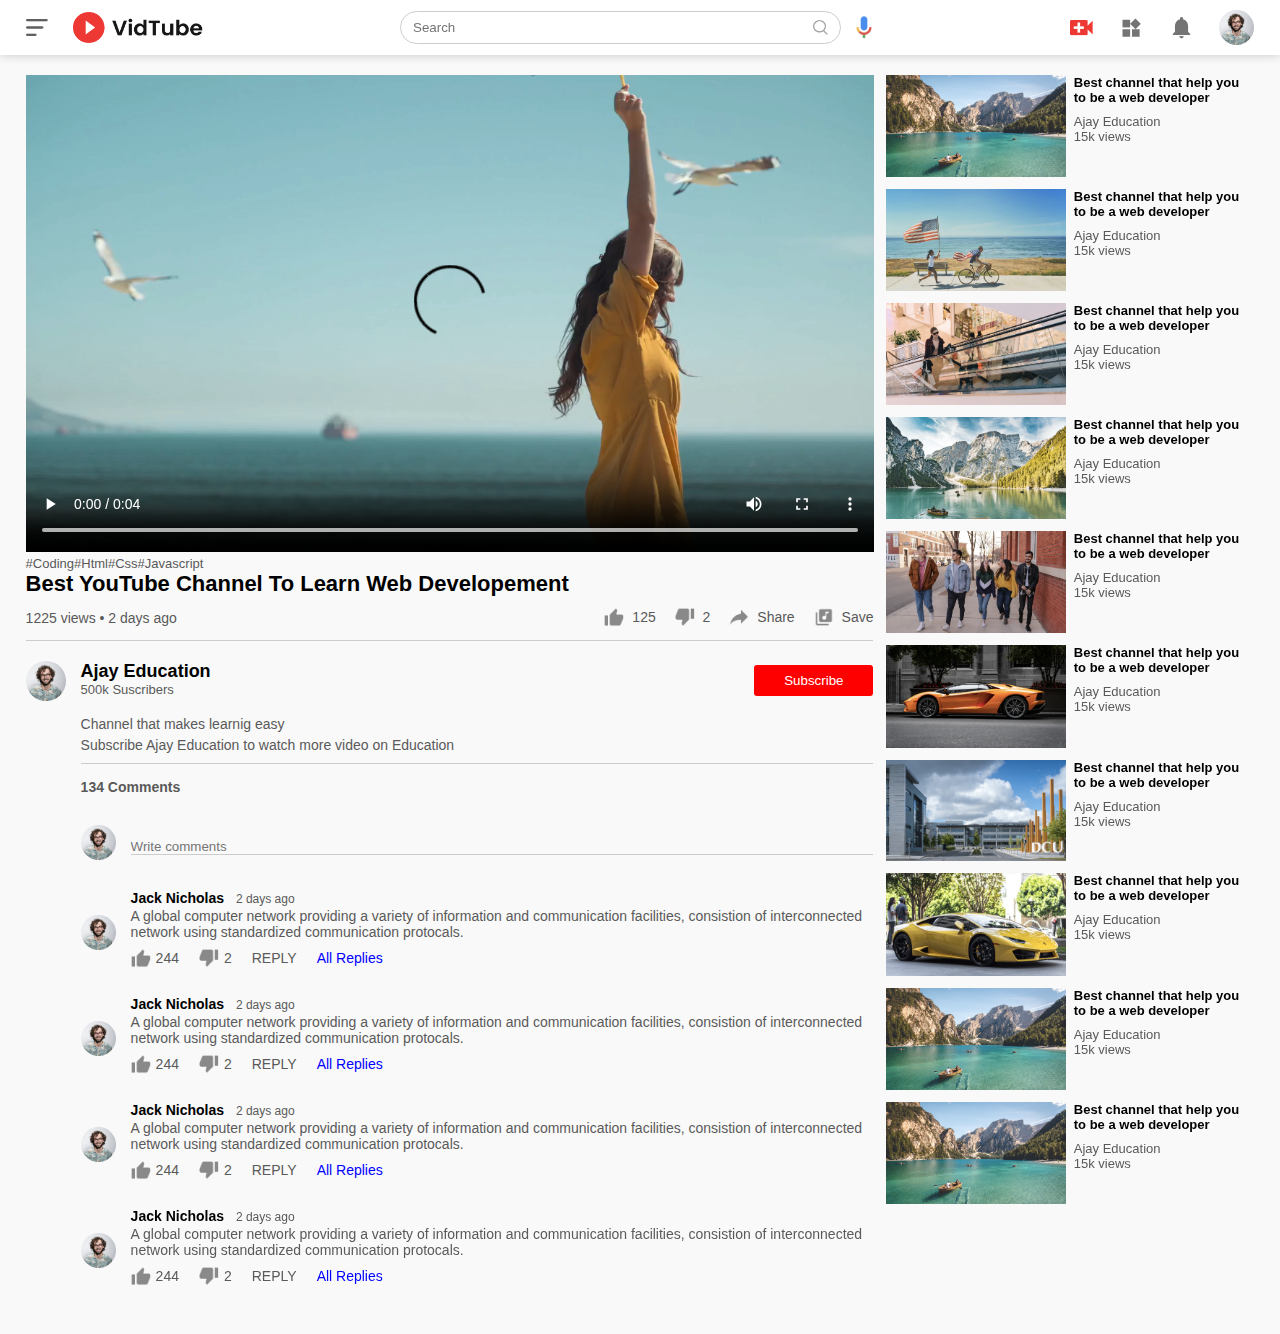
<file: play-video.html>
<!DOCTYPE html>
<html lang="en">
<head>
    <meta charset="UTF-8">
    <meta http-equiv="X-UA-Compatible" content="IE=edge">
    <meta name="viewport" content="width=device-width, initial-scale=1.0">
    <title>play Video </title>
    <link rel="stylesheet" href="style.css">
</head>
<body>
    <nav class="flex-div">
        <div class="nav-left flex-div">
            <img src="/images/menu.png" alt="" class="menu-icon">
            <img src="/images/logo.png" alt="" class="logo">
        </div>
        <div class="nav-middle flex-div">
             <div class="search-box flex-div">
                <input type="text" placeholder="Search">
                <img src="/images/search.png" alt="">
             </div>
             <img src="/images/voice-search.png" alt="" class="mic-icon">
        </div>
        <div class="nav-right flex-div">
            <img src="/images/upload.png" alt="">
            <img src="/images/more.png" alt="">
            <img src="/images/notification.png" alt="">
            <img src="/images/Jack.png" class="user_icon">
        </div>
    </nav>

<div class="container play-container">
    <div class="row">
        <div class="play-video">
            <video controls autoplay>
                <source src="/images/video.mp4" type="video/mp4">
            </video>

           <div class="tags">
            <a href="">#Coding</a><a href="">#Html</a><a href="">#Css</a><a href="">#Javascript</a>
           </div>

           <h3>Best YouTube Channel To Learn Web Developement</h3>

           <div class="play-video-info">
            <p>1225 views &bull; 2 days ago</p>
            <div>
                <a href=""><img src="/images/like.png" alt="">125</a>
                <a href=""><img src="/images/dislike.png" alt="">2</a>
                <a href=""><img src="/images/share.png" alt="">Share</a>
                <a href=""><img src="/images/save.png" alt="">Save</a>
            </div>
           </div>
           <hr>
        <div class="publisher">
            <img src="/images/Jack.png" alt="">
            <div>
                <p>Ajay Education</p>
                <span>500k Suscribers</span>
            </div>
            <button type="button">Subscribe</button>
        </div>

        <div class="vid-description">
            <p>Channel that makes learnig easy</p>
            <p>Subscribe Ajay Education to watch more video on Education</p>
            <hr>
            <h4>134 Comments</h4>
            <div class="add-comment">
                <img src="/images/Jack.png" alt="">
                <input type="text" placeholder="Write comments">
            </div>

            <div class="old-comment">
                <img src="/images/Jack.png" alt="">
                <div class="">
                    <h3>Jack Nicholas <span>2 days ago</span></h3>
                    <p>A global computer network providing a variety of information
                        and communication facilities, consistion of interconnected network using standardized communication protocals.
                    </p>
                    <div class="comment-action">
                        <img src="/images/like.png" alt="">
                        <span>244</span>
                        <img src="/images/dislike.png" alt="">
                        <span>2</span>
                        <span>REPLY</span>
                        <a href="">All Replies</a>
                    </div>
                </div>
            </div>
            <div class="old-comment">
                <img src="/images/Jack.png" alt="">
                <div class="">
                    <h3>Jack Nicholas <span>2 days ago</span></h3>
                    <p>A global computer network providing a variety of information
                        and communication facilities, consistion of interconnected network using standardized communication protocals.
                    </p>
                    <div class="comment-action">
                        <img src="/images/like.png" alt="">
                        <span>244</span>
                        <img src="/images/dislike.png" alt="">
                        <span>2</span>
                        <span>REPLY</span>
                        <a href="">All Replies</a>
                    </div>
                </div>
            </div>
            <div class="old-comment">
                <img src="/images/Jack.png" alt="">
                <div class="">
                    <h3>Jack Nicholas <span>2 days ago</span></h3>
                    <p>A global computer network providing a variety of information
                        and communication facilities, consistion of interconnected network using standardized communication protocals.
                    </p>
                    <div class="comment-action">
                        <img src="/images/like.png" alt="">
                        <span>244</span>
                        <img src="/images/dislike.png" alt="">
                        <span>2</span>
                        <span>REPLY</span>
                        <a href="">All Replies</a>
                    </div>
                </div>
            </div>
            <div class="old-comment">
                <img src="/images/Jack.png" alt="">
                <div class="">
                    <h3>Jack Nicholas <span>2 days ago</span></h3>
                    <p>A global computer network providing a variety of information
                        and communication facilities, consistion of interconnected network using standardized communication protocals.
                    </p>
                    <div class="comment-action">
                        <img src="/images/like.png" alt="">
                        <span>244</span>
                        <img src="/images/dislike.png" alt="">
                        <span>2</span>
                        <span>REPLY</span>
                        <a href="">All Replies</a>
                    </div>
                </div>
            </div>
        </div>

        </div>
        <div class="right-sidebar">
            <div class="side-video-list">
                <a href="" class="small-thumbnail"><img src="/images/thumbnail1.png" ></a>
                <div class="vid-info">
                    <a href="">Best channel that help you to be a web developer</a>
                    <p>Ajay Education</p>
                    <p>15k views</p>
                </div>
            </div>
            <div class="side-video-list">
                <a href="" class="small-thumbnail"><img src="/images/thumbnail2.png" ></a>
                <div class="vid-info">
                    <a href="">Best channel that help you to be a web developer</a>
                    <p>Ajay Education</p>
                    <p>15k views</p>
                </div>
            </div>
            <div class="side-video-list">
                <a href="" class="small-thumbnail"><img src="/images/thumbnail3.png" ></a>
                <div class="vid-info">
                    <a href="">Best channel that help you to be a web developer</a>
                    <p>Ajay Education</p>
                    <p>15k views</p>
                </div>
            </div>
            <div class="side-video-list">
                <a href="" class="small-thumbnail"><img src="/images/thumbnail4.png" ></a>
                <div class="vid-info">
                    <a href="">Best channel that help you to be a web developer</a>
                    <p>Ajay Education</p>
                    <p>15k views</p>
                </div>
            </div>
            <div class="side-video-list">
                <a href="" class="small-thumbnail"><img src="/images/thumbnail5.png" ></a>
                <div class="vid-info">
                    <a href="">Best channel that help you to be a web developer</a>
                    <p>Ajay Education</p>
                    <p>15k views</p>
                </div>
            </div>
            <div class="side-video-list">
                <a href="" class="small-thumbnail"><img src="/images/thumbnail6.png" ></a>
                <div class="vid-info">
                    <a href="">Best channel that help you to be a web developer</a>
                    <p>Ajay Education</p>
                    <p>15k views</p>
                </div>
            </div>
            <div class="side-video-list">
                <a href="" class="small-thumbnail"><img src="/images/thumbnail7.png" ></a>
                <div class="vid-info">
                    <a href="">Best channel that help you to be a web developer</a>
                    <p>Ajay Education</p>
                    <p>15k views</p>
                </div>
            </div>
            <div class="side-video-list">
                <a href="" class="small-thumbnail"><img src="/images/thumbnail8.png" ></a>
                <div class="vid-info">
                    <a href="">Best channel that help you to be a web developer</a>
                    <p>Ajay Education</p>
                    <p>15k views</p>
                </div>
            </div>
            <div class="side-video-list">
                <a href="" class="small-thumbnail"><img src="/images/thumbnail1.png" ></a>
                <div class="vid-info">
                    <a href="">Best channel that help you to be a web developer</a>
                    <p>Ajay Education</p>
                    <p>15k views</p>
                </div>
            </div>
            <div class="side-video-list">
                <a href="" class="small-thumbnail"><img src="/images/thumbnail1.png" ></a>
                <div class="vid-info">
                    <a href="">Best channel that help you to be a web developer</a>
                    <p>Ajay Education</p>
                    <p>15k views</p>
                </div>
            </div>
        </div>
    </div>
</div>

</body>
</html>
</file>
<file: style.css>
*{
    margin: 0;
    padding: 0;
    box-sizing: border-box;
    font-family: 'Roboto', sans-serif;
}
a{
    text-decoration: none;
    color: #5a5a5a;

}
img{
    cursor: pointer;
}
.flex-div{
    display: flex;
    align-items: center;
}
nav{
    padding: 10px 2%;
    justify-content: space-between;
    box-shadow: 0 0 10px rgba(0, 0, 0, 0.2);
    background-color: #fff;
    position: sticky;
    top: 0;
    z-index: 10;
}


.nav-right img{
   width: 25px;
   margin-right: 25px;
}
.nav-right .user_icon{
    width: 35px;
    border-radius: 50%;
    margin-right: 0;
}
.nav-left .menu-icon{
    width: 22px;
    margin-right: 25px;
}
.nav-left .logo{
    width: 130px;
}
.nav-middle .mic-icon{
    width: 16px;
}
.nav-middle .search-box{
     border: 1px solid #ccc;
     margin-right: 15px;
     padding: 8px 12px;
     border-radius: 25px;
}
.nav-middle .search-box input{
    width: 400px;
    border: none;
    outline: 0;
    background: transparent;
}
.nav-middle .search-box img{
   width: 15px;
}

/* sidebar */
.sidebar{
    background: #fff;
    width: 15%;
    height: 100vh;
    position: fixed;
    top: 0;
    padding-left: 2%;
    padding-top: 80px;
}
.shortcut-links a img{
    width: 20px;
    margin-right: 20px;

}
.shortcut-links a{
    display: flex;
    align-items: center;
    margin-bottom: 20px;
    width: fit-content;
    flex-wrap: wrap;
}
.shortcut-links a:first-child{
color: #ed3833;
}
.sidebar hr{
   border: 0;
   height: 1px;
   background-color: #ccc;
   width: 85%;
}
.subscribed-list h3{
    font-size: 12px;
    margin: 20px 0;
    color: #5a5a5a;

}
.subscribed-list a{
    display: flex;
    align-items: center;
    margin-bottom: 20px;
    width: fit-content;
    flex-wrap: wrap;
}
.subscribed-list img{
    width: 25px;
    border-radius: 50%;
    margin-right: 20px;
}

.small-sidebar{
    width: 5%;
}
.small-sidebar a p{
    display: none;
}
.small-sidebar h3{
    display: none;
}
.small-sidebar hr{
    width: 50%;
    margin-bottom: 20px;
}

/* ------------------- main ------------ */
.container{
    background: #f9f9f9;
    /* padding-left: 17%; */
    padding: 20px 2% 20px 17% ;
}
.large-container{
    padding: 20px 2% 20px 7% ;
}
.banner{
    width: 100%;

}
.banner img{
    width: 100%;
    border-radius: 8px;
}

.list-container{
    display: grid;
    grid-template-columns: repeat(auto-fit, minmax(250px , 1fr));
    grid-column-gap: 16px;
    grid-row-gap: 30px;
    margin-top: 15px;
}
.vid-list .thumbnail{
    width: 100%;
    border-radius: 5px;

}
.vid-list .flex-div{
    align-items: flex-start;
    margin-top: 7px;
}
.vid-list .flex-div img{
    width: 35px;
    margin-right: 10px;
    border-radius: 50%;
}
.vid-info{
    color: #5a5a5a;
    font-size: 13px;

}
.vid-info a{
    color: #000;
    display: block;
    margin-bottom:5%;
    font-weight: 600;
}
@media(max-width: 900px){
    .menu-icon{
        display: none;
    }
    .sidebar{
        display: none;
    }
    .container, .large-container{
        padding: 0 5%;
    }
    .nav-right img{
        display: none;
    }
    .nav-right .user_icon{
        display: block;
        width: 30px;
    }
    .nav-middle .search-box input{
        width: 100px;
    }
    .nav-middle .mic-icon{
        display: none;
    }
    .logo{
        width: 90px;
    }
}




/* --------------- play video page ------------ */
.play-container{
    padding-left: 2%;
}
.row{
    display: flex;
    justify-content: space-between;
    flex-wrap: wrap;
}
.play-video{
    flex-basis: 69%;
}
.right-sidebar{
    flex-basis: 30%;
}
.play-video video{
    width: 100%;
}
.side-video-list{
    display: flex;
    justify-content: space-between;
    margin-bottom: 8px;

}
.side-video-list img{
    width: 100%;
}
.side-video-list .small-thumbnail{
    flex-basis: 49%;
}
.side-video-list .vid-info{
    flex-basis: 49%;
}
.play-video .tags{
    color: #0000ff;
    font-size: 13px;
}
.play-video h3{
    font-weight: 600;
    font-size: 22px;
}
.play-video .play-video-info{
    display: flex;
    align-items: center;
    justify-content: space-between;
    flex-wrap: wrap;
    margin-top: 10px;
    font-size: 14px;
    color: #5a5a5a;
}
.play-video .play-video-info a img{
    width: 20px;
    margin-right: 8px;
}
.play-video .play-video-info a{
    display: inline-flex;
    align-items: center;
    margin-left: 15px;
}
.play-video hr{
    border: 0;
    height: 1px;
    background: #ccc;
    margin: 10px 0;
}
.publisher{
    display: flex;
    align-items: center;
    margin-top: 20px;

}
.publisher div{
    flex: 1;
    line-height: 18px;
}
.publisher img{
    width: 40px;
    border-radius: 50%;
    margin-right: 15px;
}
.publisher div p{
    color: #000;
    font-weight: 600;
    font-size: 18px;
}
.publisher div span{
    font-size: 13px;
    color: #5a5a5a
}
.publisher button{
    background-color: red;
    color: #fff;
    padding: 8px 30px;
    border: 0;
    outline: 0;
    cursor: pointer;
    border-radius: 3px;
}
.vid-description{
    padding-left: 55px;
    margin: 15px 0;

}
.vid-description p{
    font-size: 14px;
    color: #5a5a5a;
    margin-bottom: 5px;
}
.vid-description h4{
    font-size: 14px;
    color: #5a5a5a;
    margin-top: 15px;
}
.add-comment{
    display: flex;
    align-items: center;
    margin: 30px 0;
}
.add-comment img{
    width: 35px;
    border-radius: 50%;
    margin-right: 15px;
}
.add-comment input{
    border: 0;
    outline: 0;
    border-bottom: 1px solid #ccc;
    width: 100%;
    padding-top: 10px;
    background: transparent;
}
.old-comment{
    display: flex;
    align-items: center;
    margin: 20px 0;
}
.old-comment img{
   width: 35px;
   border-radius: 50%;
   margin-right: 15px;
}
.old-comment h3{
   font-size: 14px;
   margin-bottom: 2px;
}
.old-comment h3 span{
    font-size: 12px;
    color: #5a5a5a;
    font-weight: 500;
    margin-left: 8px;
}
.old-comment .comment-action{
    display: flex;
    align-items: center;
    margin: 8px 0;
    font-size: 14px;
}
.old-comment .comment-action img{
    border-radius: 0px;
    width: 20px;
    margin-right: 5px;
}
.old-comment .comment-action span{
    margin-right: 20px;
    color: #5a5a5a;
}
.old-comment .comment-action a{
    color: #0000ff;
}

@media(max-width: 900px){
    .play-video{
        flex-basis: 100%;
    }
    .right-sidebar{
        flex-basis: 100%;
    }
    .play-container{
        padding-left: 5%;
    }
    .vid-description{
        padding-left: 0;
    }
    .play-video .play-video-info a{
        margin: 15px 0 0 15px;
    }
}
</file>
